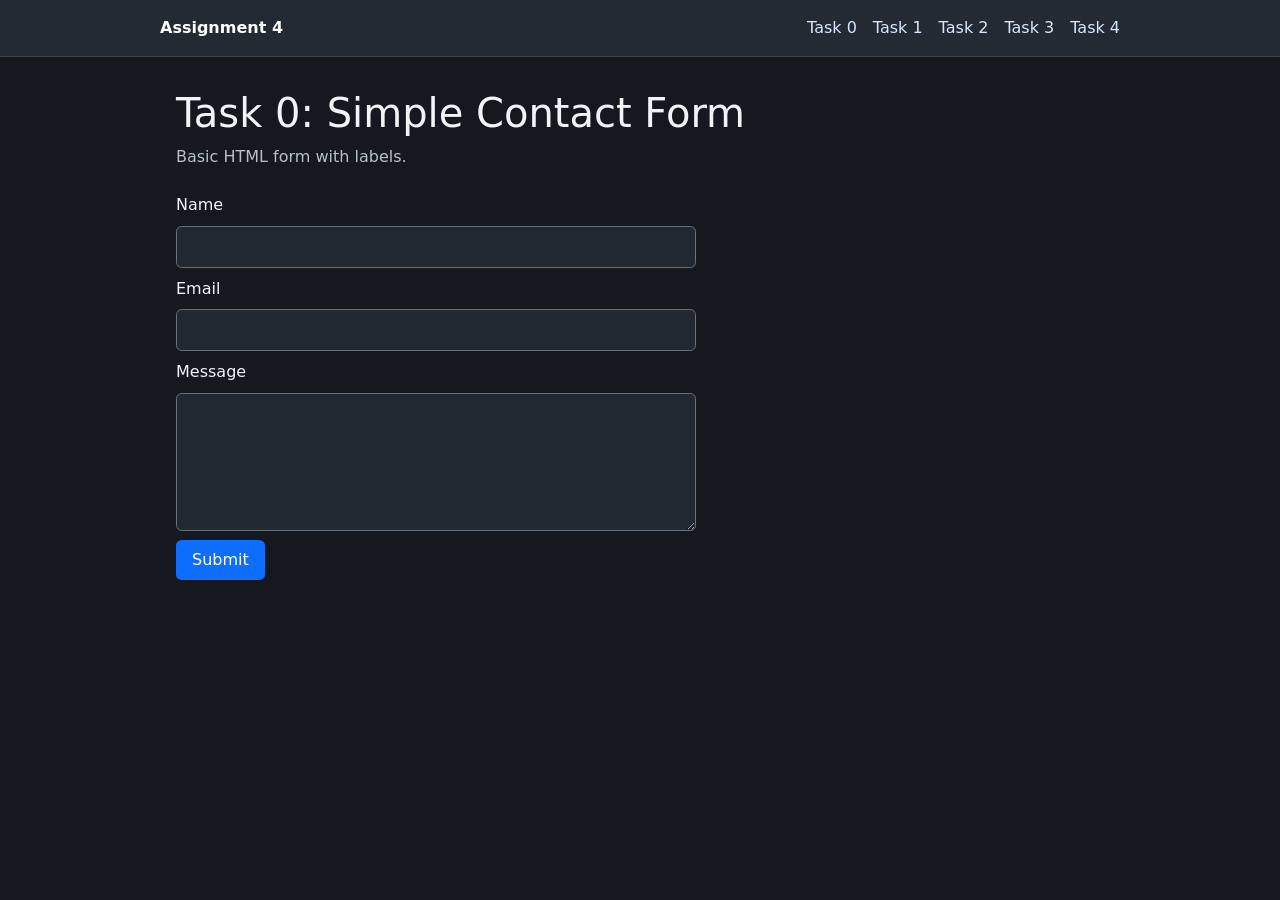
<file: index.html>
<!DOCTYPE html>
<html lang="en" data-bs-theme="dark">
<head>
    <meta charset="UTF-8">
    <meta name="viewport" content="width=device-width, initial-scale=1.0">
    <title>Task 0 | Assignment 4</title>
    <link href="https://cdn.jsdelivr.net/npm/bootstrap@5.3.8/dist/css/bootstrap.min.css" rel="stylesheet">
    <link href="css/style.css" rel="stylesheet">
</head>
<body>
    <nav class="site-nav" aria-label="Tasks">
        <a class="brand" href="index.html">Assignment 4</a>
        <a href="index.html">Task 0</a>
        <a href="validation.html">Task 1</a>
        <a href="bootstrap.html">Task 2</a>
        <a href="bootstrap-validation.html">Task 3</a>
        <a href="registration.html">Task 4</a>
    </nav>
    <main class="page-wrap">
        <h1>Task 0: Simple Contact Form</h1>
        <p class="page-note">Basic HTML form with labels.</p>
        <form class="basic-form" action="#">
            <label for="name">Name</label>
            <input id="name" name="name" type="text">

            <label for="email">Email</label>
            <input id="email" name="email" type="email">

            <label for="message">Message</label>
            <textarea id="message" name="message" rows="5"></textarea>

            <button type="submit">Submit</button>
        </form>
    </main>
</body>
</html>
</file>
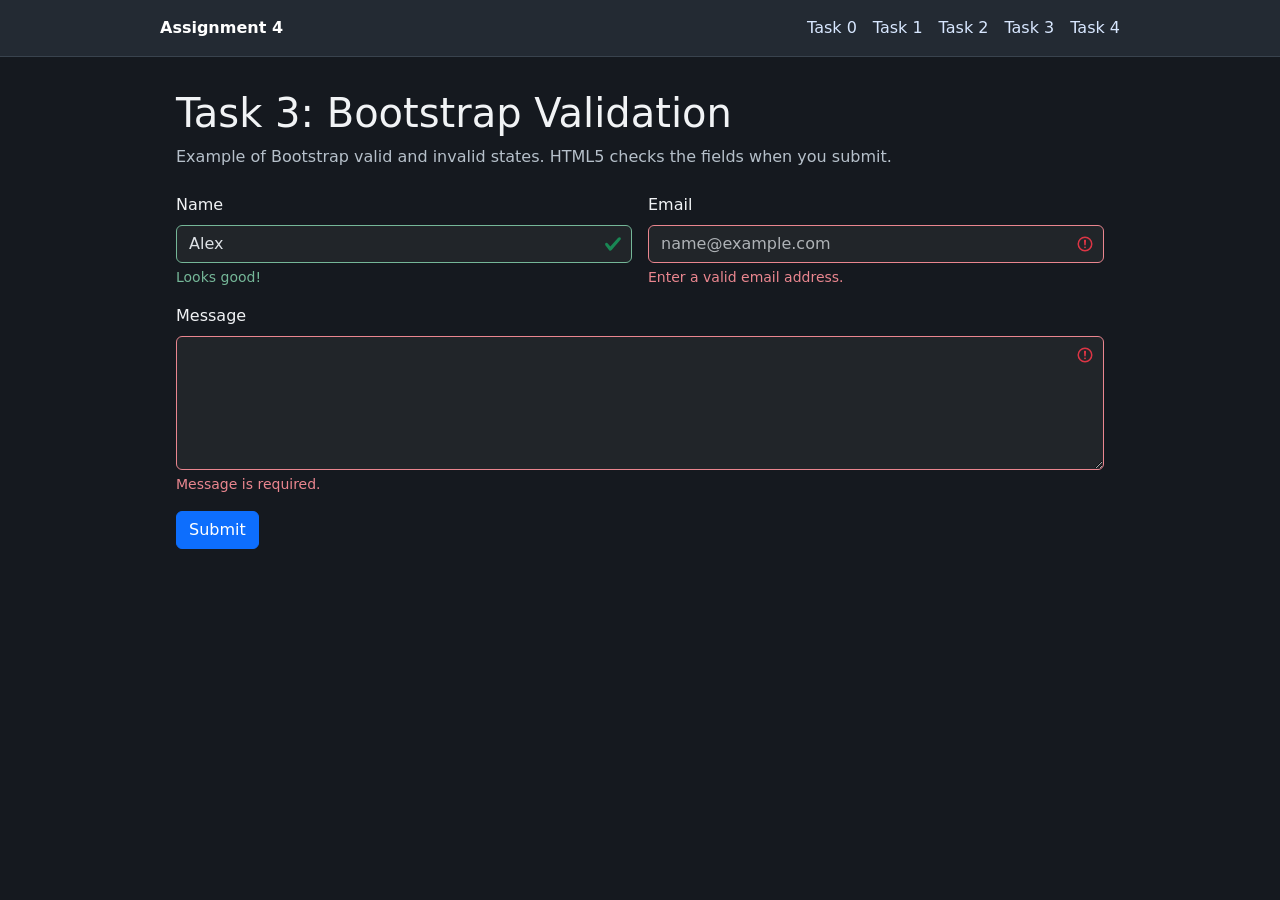
<file: bootstrap-validation.html>
<!DOCTYPE html>
<html lang="en" data-bs-theme="dark">
<head>
    <meta charset="UTF-8">
    <meta name="viewport" content="width=device-width, initial-scale=1.0">
    <title>Task 3 | Assignment 4</title>
    <link href="https://cdn.jsdelivr.net/npm/bootstrap@5.3.8/dist/css/bootstrap.min.css" rel="stylesheet">
    <link href="css/style.css" rel="stylesheet">
</head>
<body>
    <nav class="site-nav" aria-label="Tasks">
        <a class="brand" href="index.html">Assignment 4</a>
        <a href="index.html">Task 0</a>
        <a href="validation.html">Task 1</a>
        <a href="bootstrap.html">Task 2</a>
        <a href="bootstrap-validation.html">Task 3</a>
        <a href="registration.html">Task 4</a>
    </nav>
    <main class="page-wrap">
        <h1>Task 3: Bootstrap Validation</h1>
        <p class="page-note">Example of Bootstrap valid and invalid states. HTML5 checks the fields when you submit.</p>
        <form class="row g-3" action="#">
            <div class="col-md-6">
                <label class="form-label" for="name">Name</label>
                <input class="form-control is-valid" id="name" name="name" type="text" value="Alex" required maxlength="50">
                <div class="valid-feedback">Looks good!</div>
                <div class="invalid-feedback">Name is required.</div>
            </div>
            <div class="col-md-6">
                <label class="form-label" for="email">Email</label>
                <input class="form-control is-invalid" id="email" name="email" type="email" placeholder="name@example.com" required maxlength="100" aria-describedby="emailFeedback">
                <div id="emailFeedback" class="invalid-feedback">Enter a valid email address.</div>
                <div class="valid-feedback">Looks good!</div>
            </div>
            <div class="col-12">
                <label class="form-label" for="message">Message</label>
                <textarea class="form-control is-invalid" id="message" name="message" rows="5" required maxlength="500"></textarea>
                <div class="valid-feedback">Looks good!</div>
                <div class="invalid-feedback">Message is required.</div>
            </div>
            <div class="col-12">
                <button class="btn btn-primary" type="submit">Submit</button>
            </div>
        </form>
    </main>
</body>
</html>
</file>
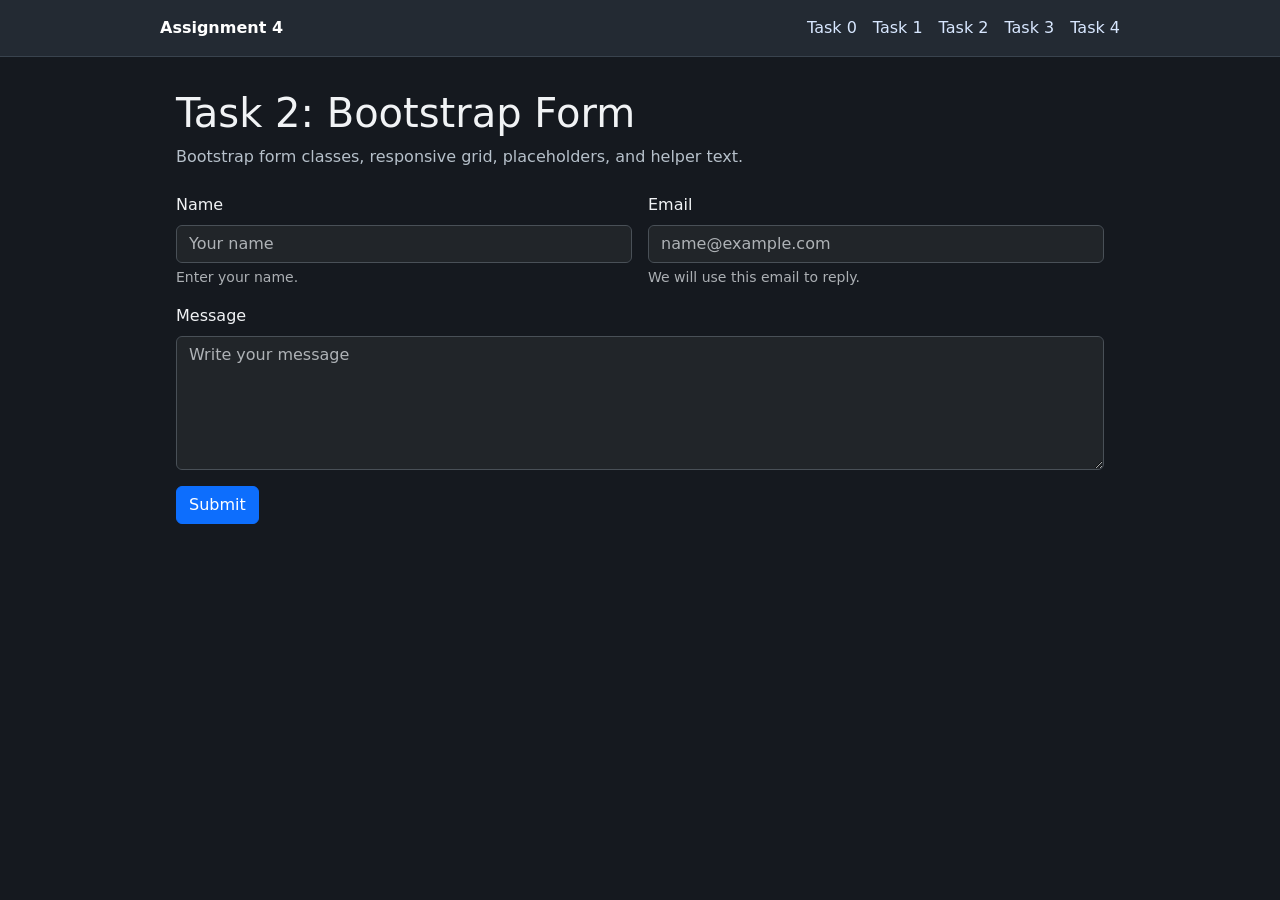
<file: bootstrap.html>
<!DOCTYPE html>
<html lang="en" data-bs-theme="dark">
<head>
    <meta charset="UTF-8">
    <meta name="viewport" content="width=device-width, initial-scale=1.0">
    <title>Task 2 | Assignment 4</title>
    <link href="https://cdn.jsdelivr.net/npm/bootstrap@5.3.8/dist/css/bootstrap.min.css" rel="stylesheet">
    <link href="css/style.css" rel="stylesheet">
</head>
<body>
    <nav class="site-nav" aria-label="Tasks">
        <a class="brand" href="index.html">Assignment 4</a>
        <a href="index.html">Task 0</a>
        <a href="validation.html">Task 1</a>
        <a href="bootstrap.html">Task 2</a>
        <a href="bootstrap-validation.html">Task 3</a>
        <a href="registration.html">Task 4</a>
    </nav>
    <main class="page-wrap">
        <h1>Task 2: Bootstrap Form</h1>
        <p class="page-note">Bootstrap form classes, responsive grid, placeholders, and helper text.</p>
        <form class="row g-3" action="#">
            <div class="col-md-6">
                <label class="form-label" for="name">Name</label>
                <input class="form-control" id="name" name="name" type="text" placeholder="Your name">
                <div class="form-text">Enter your name.</div>
            </div>
            <div class="col-md-6">
                <label class="form-label" for="email">Email</label>
                <input class="form-control" id="email" name="email" type="email" placeholder="name@example.com">
                <div class="form-text">We will use this email to reply.</div>
            </div>
            <div class="col-12">
                <label class="form-label" for="message">Message</label>
                <textarea class="form-control" id="message" name="message" rows="5" placeholder="Write your message"></textarea>
            </div>
            <div class="col-12">
                <button class="btn btn-primary" type="submit">Submit</button>
            </div>
        </form>
    </main>
</body>
</html>
</file>
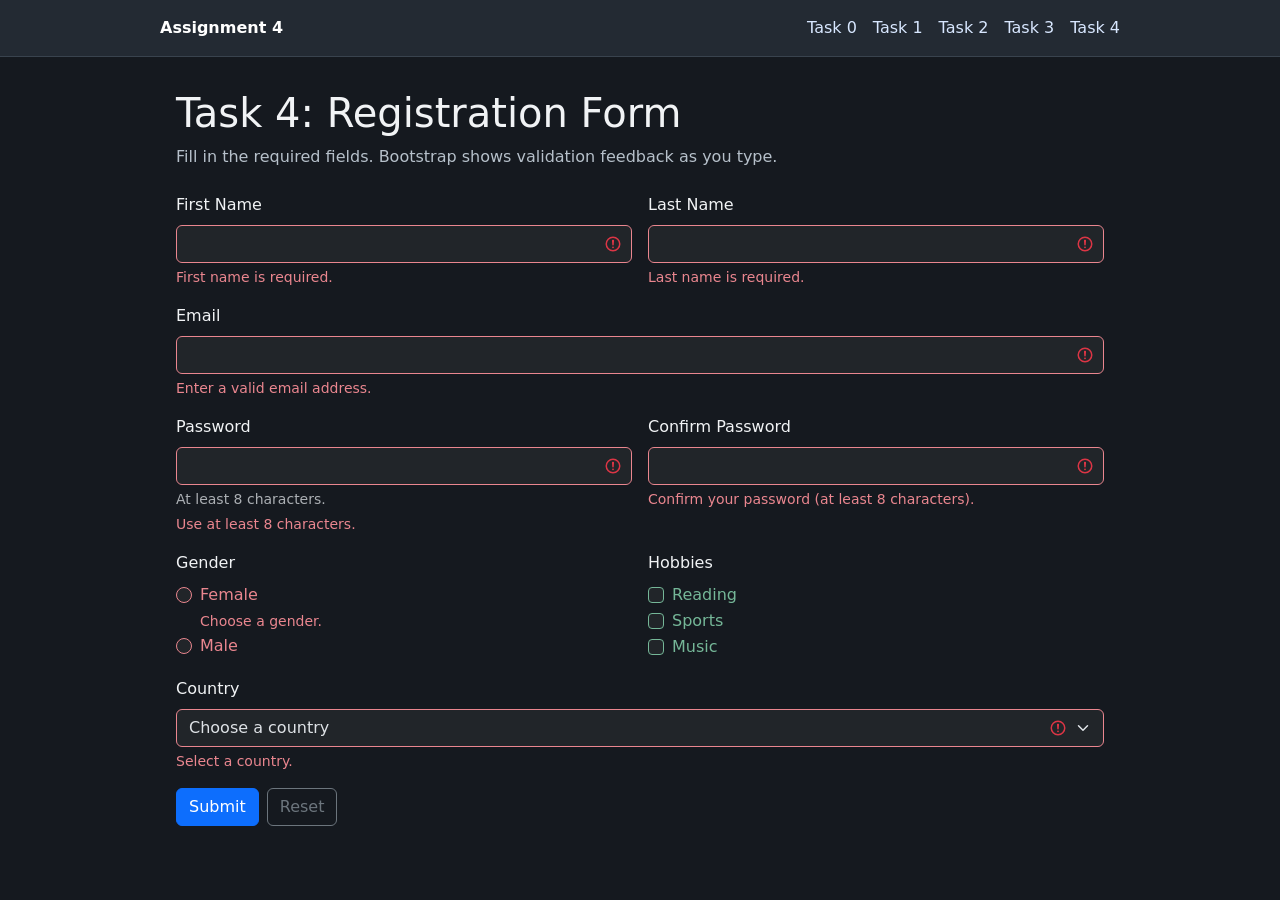
<file: registration.html>
<!DOCTYPE html>
<html lang="en" data-bs-theme="dark">
<head>
    <meta charset="UTF-8">
    <meta name="viewport" content="width=device-width, initial-scale=1.0">
    <title>Task 4 | Assignment 4</title>
    <link href="https://cdn.jsdelivr.net/npm/bootstrap@5.3.8/dist/css/bootstrap.min.css" rel="stylesheet">
    <link href="css/style.css" rel="stylesheet">
</head>
<body>
    <nav class="site-nav" aria-label="Tasks">
        <a class="brand" href="index.html">Assignment 4</a>
        <a href="index.html">Task 0</a>
        <a href="validation.html">Task 1</a>
        <a href="bootstrap.html">Task 2</a>
        <a href="bootstrap-validation.html">Task 3</a>
        <a href="registration.html">Task 4</a>
    </nav>
    <main class="page-wrap">
        <h1>Task 4: Registration Form</h1>
        <p class="page-note">Fill in the required fields. Bootstrap shows validation feedback as you type.</p>
        <form class="row g-3 was-validated" action="#" method="post">
            <div class="col-md-6">
                <label class="form-label" for="firstName">First Name</label>
                <input class="form-control" id="firstName" name="firstName" type="text" required maxlength="50">
                <div class="valid-feedback">Looks good!</div>
                <div class="invalid-feedback">First name is required.</div>
            </div>
            <div class="col-md-6">
                <label class="form-label" for="lastName">Last Name</label>
                <input class="form-control" id="lastName" name="lastName" type="text" required maxlength="50">
                <div class="valid-feedback">Looks good!</div>
                <div class="invalid-feedback">Last name is required.</div>
            </div>
            <div class="col-12">
                <label class="form-label" for="email">Email</label>
                <input class="form-control" id="email" name="email" type="email" required maxlength="100">
                <div class="valid-feedback">Looks good!</div>
                <div class="invalid-feedback">Enter a valid email address.</div>
            </div>
            <div class="col-md-6">
                <label class="form-label" for="password">Password</label>
                <input class="form-control" id="password" name="password" type="password" required minlength="8">
                <div class="form-text">At least 8 characters.</div>
                <div class="valid-feedback">Looks good!</div>
                <div class="invalid-feedback">Use at least 8 characters.</div>
            </div>
            <div class="col-md-6">
                <label class="form-label" for="confirmPassword">Confirm Password</label>
                <input class="form-control" id="confirmPassword" name="confirmPassword" type="password" required minlength="8">
                <div class="valid-feedback">Looks good!</div>
                <div class="invalid-feedback">Confirm your password (at least 8 characters).</div>
            </div>
            <fieldset class="col-md-6">
                <legend class="form-label fs-6">Gender</legend>
                <div class="form-check">
                    <input class="form-check-input" id="genderFemale" name="gender" type="radio" value="female" required>
                    <label class="form-check-label" for="genderFemale">Female</label>
                    <div class="invalid-feedback">Choose a gender.</div>
                </div>
                <div class="form-check">
                    <input class="form-check-input" id="genderMale" name="gender" type="radio" value="male" required>
                    <label class="form-check-label" for="genderMale">Male</label>
                </div>
            </fieldset>
            <fieldset class="col-md-6">
                <legend class="form-label fs-6">Hobbies</legend>
                <div class="form-check">
                    <input class="form-check-input" id="hobbyReading" name="hobbies" type="checkbox" value="reading">
                    <label class="form-check-label" for="hobbyReading">Reading</label>
                </div>
                <div class="form-check">
                    <input class="form-check-input" id="hobbySports" name="hobbies" type="checkbox" value="sports">
                    <label class="form-check-label" for="hobbySports">Sports</label>
                </div>
                <div class="form-check">
                    <input class="form-check-input" id="hobbyMusic" name="hobbies" type="checkbox" value="music">
                    <label class="form-check-label" for="hobbyMusic">Music</label>
                </div>
            </fieldset>
            <div class="col-12">
                <label class="form-label" for="country">Country</label>
                <select class="form-select" id="country" name="country" required>
                    <option value="" selected disabled>Choose a country</option>
                    <option value="kazakhstan">Kazakhstan</option>
                    <option value="uzbekistan">Uzbekistan</option>
                    <option value="kyrgyzstan">Kyrgyzstan</option>
                    <option value="other">Other</option>
                </select>
                <div class="valid-feedback">Looks good!</div>
                <div class="invalid-feedback">Select a country.</div>
            </div>
            <div class="col-12 d-flex gap-2">
                <button class="btn btn-primary" type="submit">Submit</button>
                <button class="btn btn-outline-secondary" type="reset">Reset</button>
            </div>
        </form>
    </main>
</body>
</html>
</file>
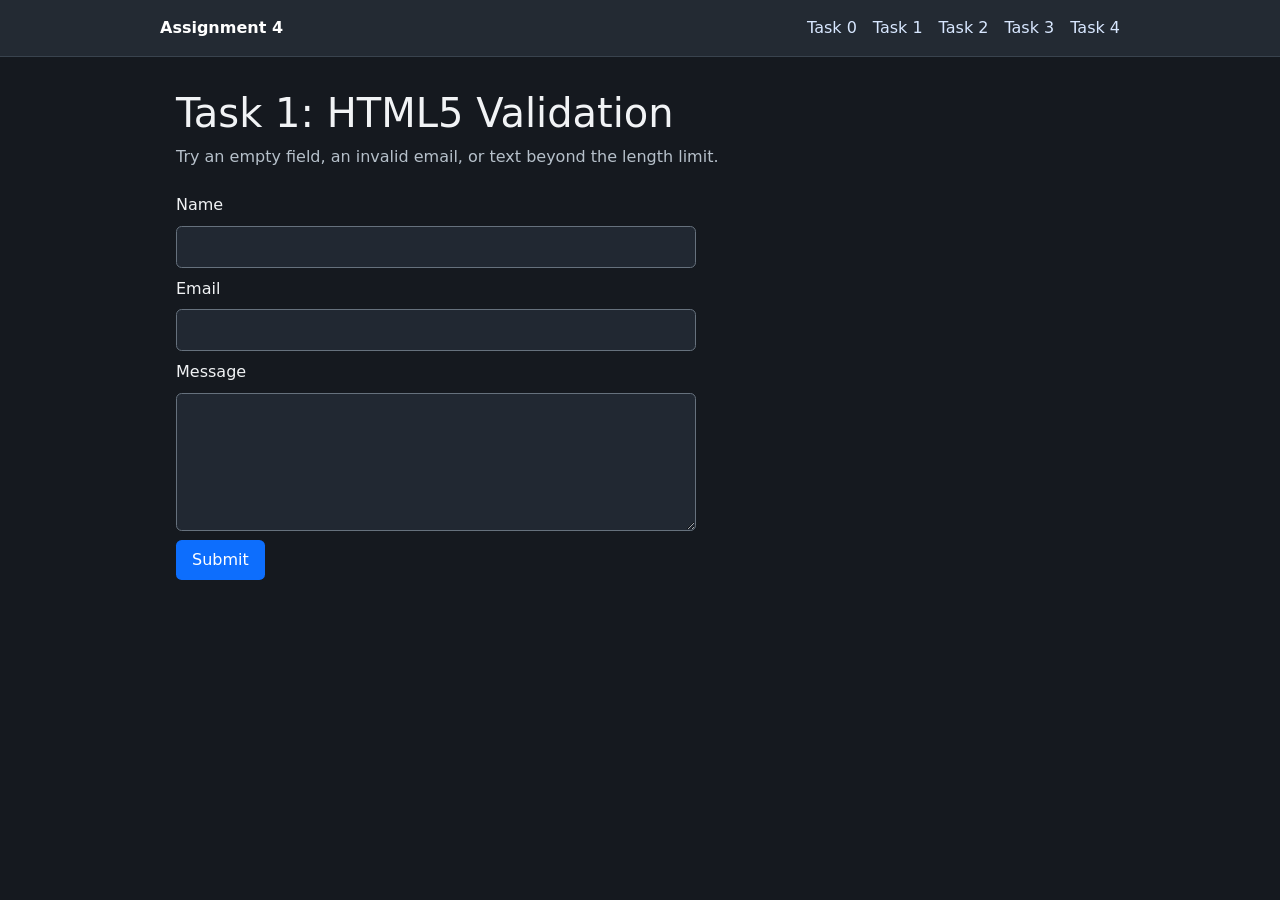
<file: validation.html>
<!DOCTYPE html>
<html lang="en" data-bs-theme="dark">
<head>
    <meta charset="UTF-8">
    <meta name="viewport" content="width=device-width, initial-scale=1.0">
    <title>Task 1 | Assignment 4</title>
    <link href="https://cdn.jsdelivr.net/npm/bootstrap@5.3.8/dist/css/bootstrap.min.css" rel="stylesheet">
    <link href="css/style.css" rel="stylesheet">
</head>
<body>
    <nav class="site-nav" aria-label="Tasks">
        <a class="brand" href="index.html">Assignment 4</a>
        <a href="index.html">Task 0</a>
        <a href="validation.html">Task 1</a>
        <a href="bootstrap.html">Task 2</a>
        <a href="bootstrap-validation.html">Task 3</a>
        <a href="registration.html">Task 4</a>
    </nav>
    <main class="page-wrap">
        <h1>Task 1: HTML5 Validation</h1>
        <p class="page-note">Try an empty field, an invalid email, or text beyond the length limit.</p>
        <form class="basic-form" action="#">
            <label for="name">Name</label>
            <input id="name" name="name" type="text" required maxlength="50">

            <label for="email">Email</label>
            <input id="email" name="email" type="email" required maxlength="100">

            <label for="message">Message</label>
            <textarea id="message" name="message" rows="5" required maxlength="500"></textarea>

            <button type="submit">Submit</button>
        </form>
    </main>
</body>
</html>
</file>
<file: css/style.css>
body {
    min-height: 100vh;
    background: #15191f;
    color: #f1f3f5;
}

.site-nav {
    display: flex;
    flex-wrap: wrap;
    align-items: center;
    gap: .5rem 1rem;
    padding: 1rem max(1rem, calc((100vw - 960px) / 2));
    background: #232a33;
    border-bottom: 1px solid #39434e;
}

.site-nav a {
    color: #d8e7ff;
    text-decoration: none;
}

.site-nav a:hover,
.site-nav a:focus {
    text-decoration: underline;
}

.site-nav .brand {
    color: white;
    font-weight: 700;
    margin-right: auto;
}

.page-wrap {
    max-width: 960px;
    margin: 0 auto;
    padding: 2rem 1rem 4rem;
}

.page-note {
    color: #b6c0ca;
    margin-bottom: 1.5rem;
}

.basic-form {
    display: grid;
    gap: .55rem;
    max-width: 520px;
}

.basic-form input,
.basic-form textarea {
    width: 100%;
    padding: .5rem .65rem;
    color: #f1f3f5;
    background: #212832;
    border: 1px solid #66717d;
    border-radius: .35rem;
}

.basic-form button {
    justify-self: start;
    padding: .5rem 1rem;
    color: #fff;
    background: #0d6efd;
    border: 0;
    border-radius: .35rem;
}

.basic-form button:hover {
    background: #0b5ed7;
}

@media (max-width: 600px) {
    .site-nav .brand {
        width: 100%;
    }
}
</file>
